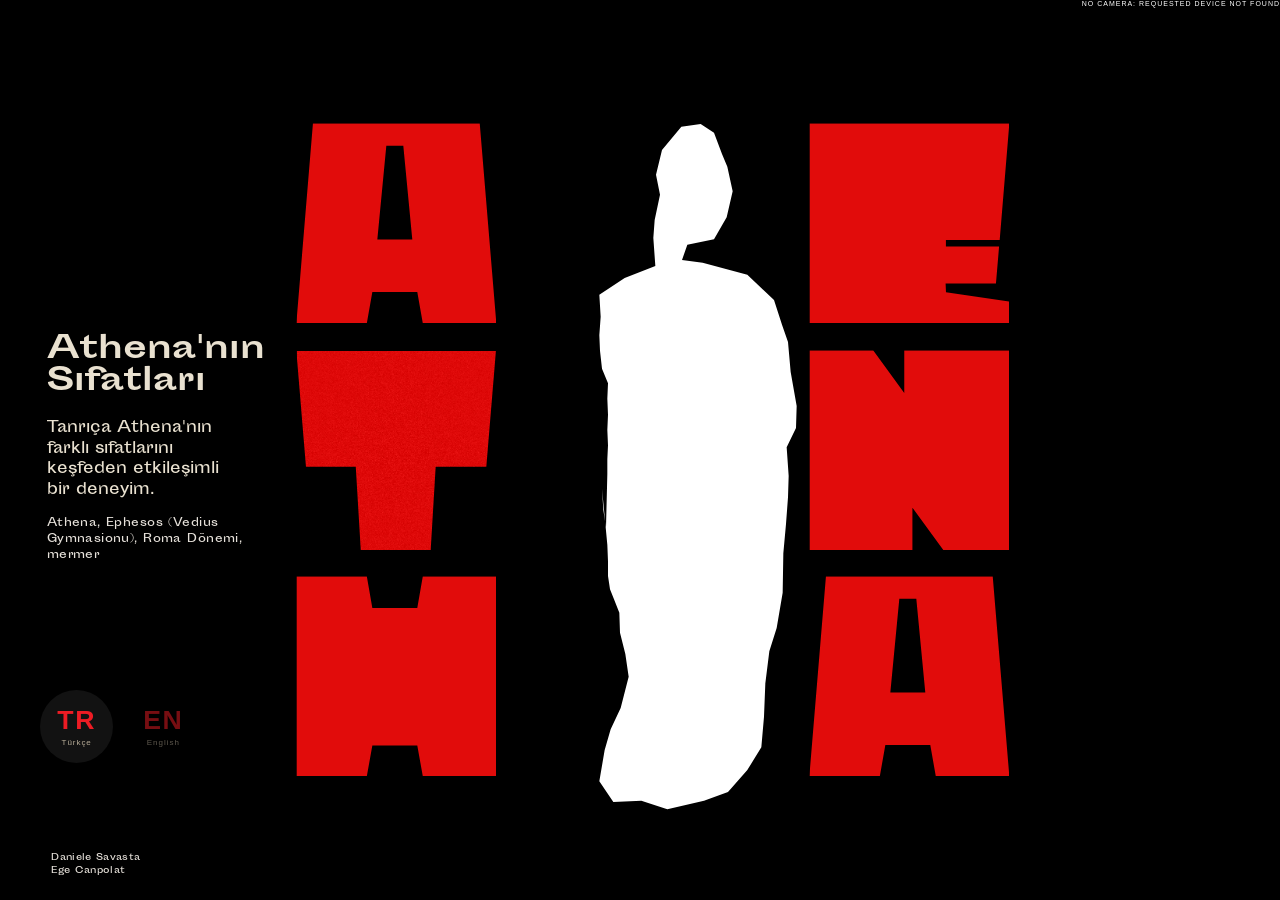
<file: index.htm>
<!DOCTYPE html>
<html lang="en">

<head>
  <meta charset="utf-8" />
  <meta http-equiv="x-ua-compatible" content="ie=edge" />
  <meta name="viewport" content="width=device-width, initial-scale=1" />

  <title>Epithets of Athena</title>
  <link rel="stylesheet" href="css/main.css" />
  <link rel="stylesheet" href="css/sections.css" />
  <link rel="stylesheet" href="css/coin.css" />
  <link rel="stylesheet" href="css/egg.css" />
  <link rel="stylesheet" href="css/war.css" />
  <link rel="stylesheet" href="css/craft.css" />
  <link rel="stylesheet" href="css/mind.css" />
  <link rel="stylesheet" href="css/gymn.css" />
  <link rel="stylesheet" href="css/venue.css" />
  <!-- three.js + cannon-es, vendored in lib/ so the installation runs offline -->
  <script type="importmap">
    {
      "imports": {
        "three": "./lib/three/build/three.module.min.js",
        "three/addons/": "./lib/three/examples/jsm/",
        "cannon-es": "./lib/cannon-es/cannon-es.js"
      }
    }
    </script>
  <link rel="icon" href="images/favicon.png" />

</head>

<body>
  <div class="container">
    <div class="letter letterA"></div>
    <div class="letter letterE"></div>
    <div class="letter letterT"></div>
    <div class="letter letterN"></div>
    <div class="letter letterH"></div>
    <div class="letter letterA"></div>
  </div>
  <!-- the text beside the letters; its words come from content/texts.js (menu.intro), in the visitor's language -->
  <div id="title">
    <h1>Epithets of Athena</h1>
    <h2>An interactive experience exploring the various epithets of the goddess Athena.</h2>
    <p>Athena, Ephesus, (Vedius Gymnasion), Roman Period, Marble</p>
  </div>

  <div id="updatenote" class="updatenote mt10"> loading model ..</div>

  <video class="videobox canvasbox" autoplay="autoplay" id="myvideo"></video>
<!--  <canvas id="canvas" class="border canvasbox"></canvas>-->
  <div id="coinStage"></div>
  <div id="eggStage"></div>
  <div id="warStage"></div>
  <div id="craftStage"></div>
  <div id="mindStage"></div>
  <div id="gymnStage"></div>
  <canvas id="drawing"></canvas>
  <!-- the credit, small, bottom right on every page (content/texts.js, menu.credit) -->
  <div id="credit"></div>

  <img id="athenaStatue" src="assets/athenaStatue.png" />
  <div id="selectRing"></div>
  <div id="coinPanel"></div>
  <!-- MediaPipe Hands Library -->
  <script src="lib/hands.js"></script>
  <script src="lib/camera_utils.js"></script>
  <script src="content/venue.js"></script>
  <script src="js/venue.js"></script>
  <script src="js/scripts.js"></script>
  <script type="module" src="js/sections.js"></script>
</body>

</html>
</file>
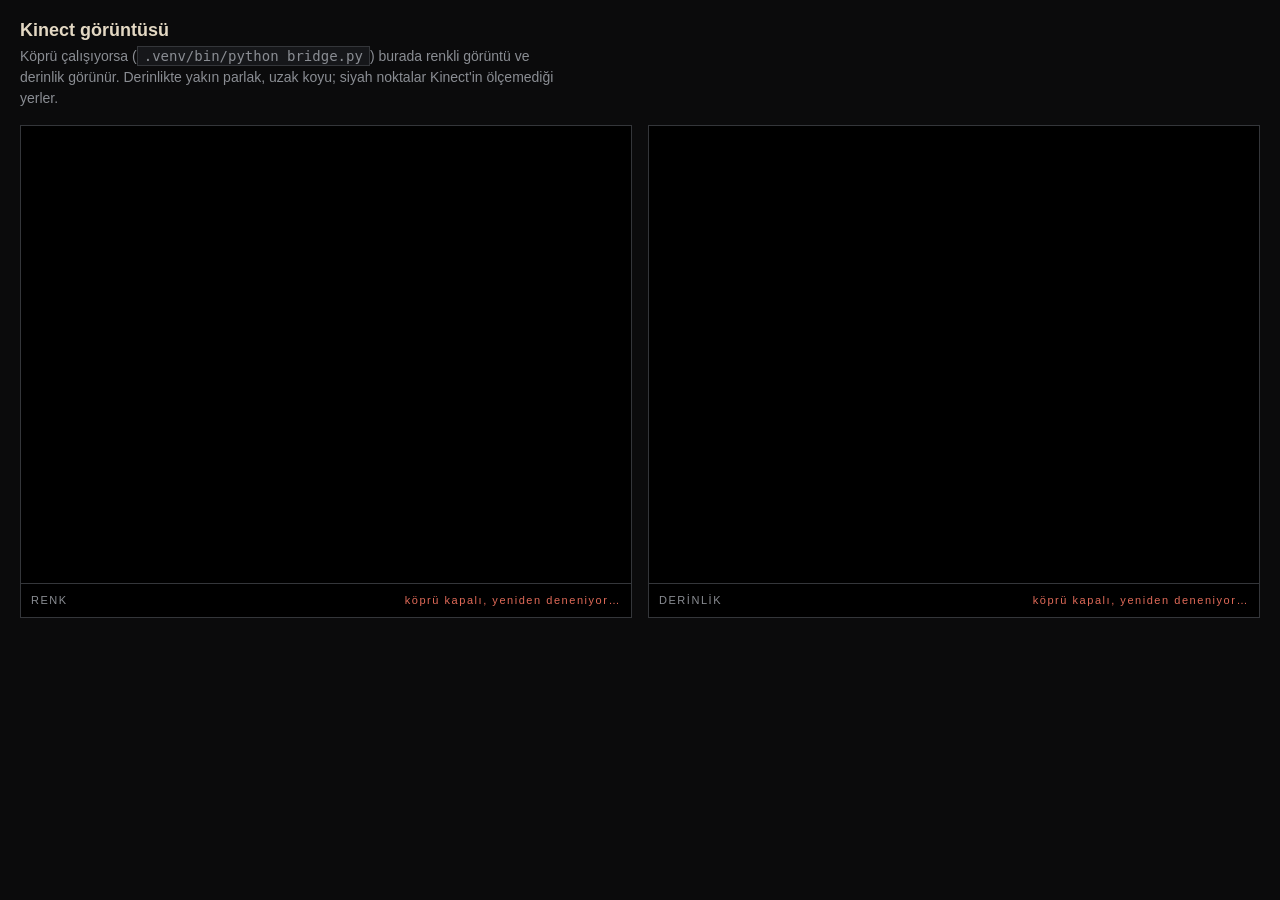
<file: tools/kinect/viewer.html>
<!DOCTYPE html>
<html lang="tr">
<head>
<meta charset="utf-8">
<meta name="viewport" content="width=device-width, initial-scale=1">
<title>Kinect görüntüsü</title>
<style>
  body{margin:0;background:#0b0b0c;color:#E3D8C3;font:14px/1.5 "Helvetica Neue",Arial,sans-serif}
  .wrap{max-width:1360px;margin:0 auto;padding:20px}
  h1{font:600 18px/1.2 "Arial Black",Arial,sans-serif;margin:0 0 4px}
  p{color:#8A8D93;margin:0 0 16px;max-width:70ch}
  .grid{display:grid;grid-template-columns:repeat(auto-fit,minmax(300px,1fr));gap:16px}
  figure{margin:0;border:1px solid #34363A;background:#000}
  canvas{display:block;width:100%;aspect-ratio:4/3}
  figcaption{display:flex;justify-content:space-between;padding:8px 10px;font-size:11px;letter-spacing:.14em;color:#8A8D93;border-top:1px solid #34363A}
  figcaption b{color:#E3D8C3;font-weight:600;font-variant-numeric:tabular-nums}
  .off{color:#E06A58}
  code{background:#16171a;border:1px solid #34363A;padding:1px 6px}
</style>
</head>
<body>
<div class="wrap">
  <h1>Kinect görüntüsü</h1>
  <p>Köprü çalışıyorsa (<code>.venv/bin/python bridge.py</code>) burada renkli görüntü ve derinlik görünür. Derinlikte yakın parlak, uzak koyu; siyah noktalar Kinect'in ölçemediği yerler.</p>
  <div class="grid">
    <figure><canvas id="rgb" width="640" height="480"></canvas><figcaption><span>RENK</span><span id="rgbInfo" class="off">bağlanıyor…</span></figcaption></figure>
    <figure><canvas id="depth" width="640" height="480"></canvas><figcaption><span>DERİNLİK</span><span id="depthInfo" class="off">bağlanıyor…</span></figcaption></figure>
  </div>
</div>
<script>
function stream(kind){
  const cv = document.getElementById(kind), ctx = cv.getContext("2d"), info = document.getElementById(kind + "Info");
  let n = 0, t0 = performance.now();
  function connect(){
    const ws = new WebSocket("ws://127.0.0.1:8770/" + kind);
    ws.binaryType = "blob";
    ws.onopen = () => { info.className = ""; info.textContent = "bağlandı"; };
    ws.onmessage = async (e) => {
      const bmp = await createImageBitmap(e.data);
      ctx.drawImage(bmp, 0, 0, cv.width, cv.height); bmp.close();
      n++;
      const now = performance.now();
      if (now - t0 > 1000){ info.innerHTML = "<b>" + Math.round(n * 1000 / (now - t0)) + "</b> kare/sn"; n = 0; t0 = now; }
    };
    ws.onclose = () => { info.className = "off"; info.textContent = "köprü kapalı, yeniden deneniyor…"; setTimeout(connect, 1500); };
  }
  connect();
}
stream("rgb"); stream("depth");
</script>
</body>
</html>
</file>
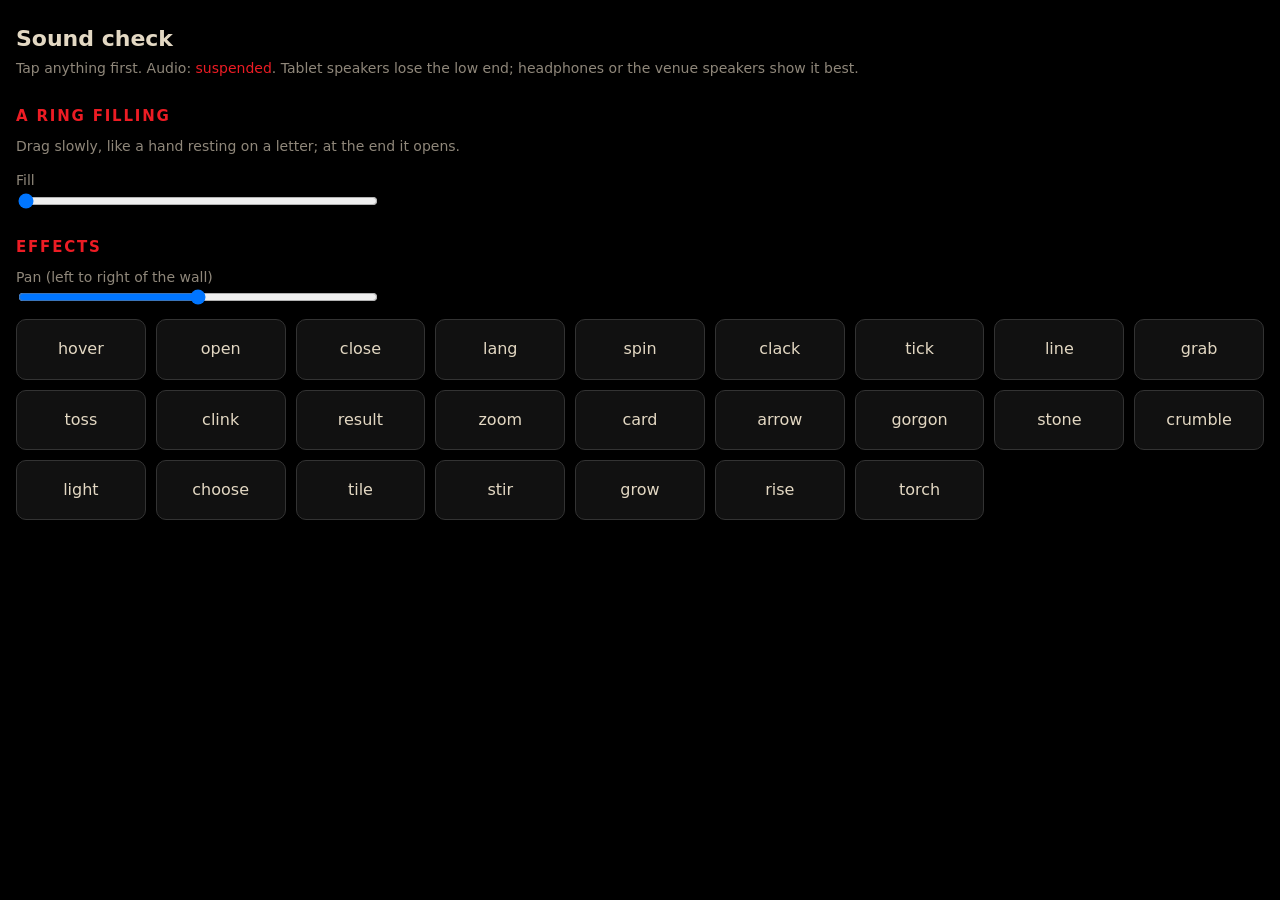
<file: tools/test/sound.html>
<!doctype html>
<!-- Sound check: the ring's voice and every effect (js/sound.js) as buttons, for testing on a
     phone, tablet or the venue's speakers. Open it from the repo root's server: tools/test/sound.html -->
<html lang="en">
<head>
  <meta charset="utf-8">
  <meta name="viewport" content="width=device-width, initial-scale=1">
  <title>Sound check</title>
  <style>
    body{ margin: 0; padding: 24px 16px 48px; background: #000; color: #E3D8C3; font: 16px/1.4 -apple-system, system-ui, sans-serif; }
    h1{ margin: 0 0 4px; font-size: 22px; }
    h2{ margin: 28px 0 10px; font-size: 15px; letter-spacing: .12em; text-transform: uppercase; color: #ED1C24; }
    p{ margin: 0 0 14px; color: #8F877A; font-size: 14px; }
    #state{ color: #ED1C24; }
    .grid{ display: grid; grid-template-columns: repeat(auto-fill, minmax(120px, 1fr)); gap: 10px; }
    button{ padding: 18px 8px; border: 1px solid #333; border-radius: 10px; background: #111; color: inherit; font: inherit; }
    button:active{ background: #ED1C24; color: #000; }
    button.on{ border-color: #ED1C24; color: #fff; }
    label{ display: block; margin: 0 0 14px; font-size: 14px; color: #8F877A; }
    input{ width: 100%; max-width: 360px; display: block; }
  </style>
</head>
<body>
  <h1>Sound check</h1>
  <p>Tap anything first. Audio: <span id="state">not started</span>. Tablet speakers lose the low end; headphones or the venue speakers show it best.</p>

  <h2>A ring filling</h2>
  <p>Drag slowly, like a hand resting on a letter; at the end it opens.</p>
  <label>Fill <input id="fill" type="range" min="0" max="1" step="0.01" value="0"></label>

  <h2>Effects</h2>
  <label>Pan (left to right of the wall) <input id="pan" type="range" min="0" max="1920" value="960"></label>
  <div class="grid" id="grid"></div>

  <script type="module">
    import { sfx, dwell } from "../../js/sound.js";
    const $ = (id) => document.getElementById(id);
    $("fill").addEventListener("input", (e) => {
      const p = +e.target.value;
      dwell("test", p);
      if (p >= 1){ dwell("test", 0); sfx("open"); e.target.value = 0; }
    });
    $("fill").addEventListener("change", (e) => { if (+e.target.value < 1){ e.target.value = 0; dwell("test", 0); } });
    for (const name of window.athSound.names){
      const b = document.createElement("button");
      b.textContent = name;
      b.addEventListener("click", () => sfx(name, { x: +$("pan").value, v: 1 }));
      $("grid").appendChild(b);
    }
    setInterval(() => {
      const ctx = window.athSound.context;
      $("state").textContent = !ctx ? "not started" : ctx.state + (window.athSound.muted ? ", muted" : "");
    }, 300);
  </script>
</body>
</html>
</file>
<file: css/main.css>
/* Everything is laid out for a 1920×1080 frame, centred and scaled to fit the window.
   1 frame pixel = var(--u). js/scripts.js uses the same frame to place the hands. */
:root {
    --u: min(calc(100vw / 1920), calc(100vh / 1080));
    --frame-left: calc(50vw - 960 * var(--u));
    --frame-top: calc(50vh - 540 * var(--u));

    /* type system shared by every section */
    --font-text: "Sporting Grotesque", "Arial Narrow", Arial, sans-serif;   /* Source Serif 4 is vendored if we go back to it */
    --font-label: "Roboto Condensed", "Arial Narrow", Arial, sans-serif;
    --ink: #E9E1D0;
    --muted: #e6e1da;
    --amber: #ED1C24;   /* old name kept to limit churn; every "amber" accent is a red */
    --line: #34363A;    /* borders of dev panels and cards */
    --panel-bg: rgba(11,11,12,.94);
    --size-sentence: calc(40 * var(--u));
    --size-body: calc(23 * var(--u));
    --size-hint: calc(30 * var(--u));
    --size-label: calc(17 * var(--u));

    --margin-x: calc(70 * var(--u));   /* left/right edge of tally and hint */
    --fade: .6s;
}

body {
    margin: 0;
    padding: 0;
    overflow: hidden;
    background-color: #000;
    color: #fff;
    font-family: var(--font-text);
}
/* Sporting Grotesque, in the copy with the Turkish letters it lacks (ğ Ğ ş Ş İ, and ē for mētis) added:
   AthenaGrotesque-*.otf, made from SportingGrotesque-*.otf by tools/fonts/turkish.py (SIL OFL). */
@font-face{ font-family:"Sporting Grotesque"; font-weight:400; font-style:normal; font-display:block; src:url("../assets/fonts/AthenaGrotesque-Regular.otf") format("opentype"); }
@font-face{ font-family:"Sporting Grotesque"; font-weight:700; font-style:normal; font-display:block; src:url("../assets/fonts/AthenaGrotesque-Bold.otf") format("opentype"); }

.t-label{ font-family: var(--font-label); font-size: var(--size-label); letter-spacing: .2em; color: var(--muted); }
.t-rule{ width: calc(36 * var(--u)); height: 1px; background: rgba(233,225,208,.45); margin: calc(18 * var(--u)) 0; }
.t-sentence{ font-family: var(--font-text); font-size: var(--size-sentence); line-height: 1.28; color: var(--ink); }
.t-body{ font-family: var(--font-text); font-size: var(--size-body); line-height: 1.45; color: var(--ink); }
.t-hint, .coin-hint, .egg-hint{ font-family: var(--font-text); font-size: var(--size-hint); line-height: 1.4; color: var(--ink); }
.t-title{ font-family: var(--font-label); font-weight: 700; font-size: calc(46 * var(--u)); letter-spacing: .02em; line-height: 1; }
.t-greek{ font-family: var(--font-text); font-size: var(--size-hint); color: var(--muted); }

/* names, numerals and titles: flat red, no carved/marble effect */
.stone-text{ font-family: var(--font-label); font-weight: 700; color: var(--amber); text-align: center; }

/* the 1920×1080 frame: the statue photo, the venue mask, every section stage and the craft light */
#athenaStatue, #venueMask, #coinStage, #eggStage, #warStage, #craftStage, #craftLight{
    left: var(--frame-left);
    top: var(--frame-top);
    width: calc(1920 * var(--u));
    height: calc(1080 * var(--u));
}

/* section stages sit under the hand icons (#drawing) and the statue, and fade in with body.section-<id> */
#coinStage, #eggStage, #warStage, #craftStage{
    position: absolute;
    z-index: 0;
    opacity: 0;
    visibility: hidden;
    transition: opacity var(--fade) ease, visibility 0s linear var(--fade);
}
body.section-owl #coinStage,
body.section-egg #eggStage,
body.section-war #warStage,
body.section-craft #craftStage{
    opacity: 1;
    visibility: visible;
    transition: opacity var(--fade) ease;
}

/* the element inside a stage fills it */
.coin-stage, .egg-stage, .war-stage, .craft-stage{ position: relative; overflow: hidden; }
.egg-stage, .war-stage, .craft-stage{ width: 100%; height: 100%; }
.egg-stage{ color: var(--ink); }

/* hint, top right */
.coin-hint, .egg-hint, .war-hint, .craft-hint{
    position: absolute;
    right: var(--margin-x);
    top: calc(62 * var(--u));
    z-index: 5;
    pointer-events: none;
}
.coin-hint, .egg-hint, .craft-hint{ max-width: calc(480 * var(--u)); text-align: right; white-space: pre-line; }

/* tally, top left */
.coin-tally, .war-tally{ position: absolute; left: var(--margin-x); top: calc(58 * var(--u)); pointer-events: none; z-index: 5; }

body {
    margin: 0;
    padding: 0;
    overflow: hidden;
    background-color: #000;
    color: #fff;
}
#myvideo {
    position: absolute;
    left: 0px;
    top: 0px;
    width:100vw;
    height: 100vh;
    object-fit: cover;
    display: none;
}
/* Base canvas style – keep positioning but allow z-index to be overridden */
canvas {
    position: absolute;
    left: 0px;
    top: 0px;
    width:100vw;
    height: 100vh;
    object-fit: contain;
}
#athenaStatue{
    position: absolute;
    object-fit: cover;          /* the 1920×1920 image, cropped to the frame from the top */
    object-position: top;
    z-index: 40000;
    display: none;
}

/* Video prediction canvas – behind drawings */
#canvas {
    z-index: 0;
}

/* the text beside the letters, in the space left of them, on the 1920×1080 frame like everything else */
#title {
    position: absolute;
    left: calc(var(--frame-left) + 70 * var(--u));
    top: calc(var(--frame-top) + 540 * var(--u));
    transform: translateY(-50%);
    width: calc(300 * var(--u));
    text-align: left;
    z-index: 3;
    pointer-events: none;
    transition: opacity var(--fade) ease;
}
#title h1{ margin: 0; font-family: var(--font-text); font-weight: 700; font-size: calc(46 * var(--u)); line-height: 1.05; color: var(--ink); }
#title h2{ margin: calc(28 * var(--u)) 0 0; font-family: var(--font-text); font-weight: 400; font-size: calc(22 * var(--u)); line-height: 1.4; color: var(--ink); }
#title p{ margin: calc(24 * var(--u)) 0 0; font-family: var(--font-text); font-size: calc(16 * var(--u)); line-height: 1.5; letter-spacing: .04em; color: var(--muted); }
body.in-section #title{ opacity: 0; }
/* Drawing canvas – above the predictions */
#drawing {
    position: absolute;
    left: 0;
    top: 0;
    width: 100vw;
    height: 100vh;
    z-index: 1;
    object-fit: fill;   /* drawn at screen resolution (js/scripts.js), must not be rescaled */
}

#updatenote {
    position: absolute;
    left: 0px;
    top: 0px;
    width:100vw;
    height: 10px;
    object-fit: cover;
    font-family: Verdana, sans-serif;
    font-size: 7px;
    text-transform: uppercase;
    z-index: 2;
    letter-spacing: 1px;
    text-align: right;
}

.letter {
    width: calc(300 * var(--u));
    height: calc(300 * var(--u));
    background-size: cover;
    z-index: 3;
    position: absolute;
    inset: 0;
    display: block;
    transform: translateY(0);
    transition: transform 800ms cubic-bezier(.2,.75,.25,1);
}

.letter-slot {
    position: relative;
    width: calc(300 * var(--u));
    height: calc(300 * var(--u));
    overflow: hidden;
}

.letter-incoming {
    transform: translateY(-100%);
}

.letter-exiting {
    transform: translateY(100%);
}

.letter-entering {
    transform: translateY(0);
}

.letterA {background-image: url('../assets/letters/A.svg');}
.letterT {background-image: url('../assets/letters/T.svg');}
.letterH {background-image: url('../assets/letters/H.svg');}
.letterE {background-image: url('../assets/letters/E.svg');}
.letterN {background-image: url('../assets/letters/N.svg');}

.container{
    position: absolute;
    left: 51%;
    top: 50%;
    transform: translate(-50%, -50%);
    display:grid;
    grid-template-columns: repeat(2, 1fr);
    column-gap: calc(470 * var(--u));   /* the statue stands between the two columns */
    row-gap: calc(40 * var(--u));
}

/* the credit: small, bottom right of the frame, on the menu and in every section (above the transition's black) */
#credit{
    position: absolute;
    left: 4%;
    bottom: 2.5%;
    /*transform: translate(0%, -100%);*/
    font-family: var(--font-text); font-size: calc(13 * var(--u)); letter-spacing: .04em; line-height: 1.5em;
    color: var(--muted); white-space: pre-line; pointer-events: none; z-index: 2;
}
</file>
<file: css/sections.css>
/* Menu overlays and buttons (see js/sections.js). Shared type, tokens and stage rules are in main.css. */

.container{ transition: opacity var(--fade) ease; }
body.in-section .container{ opacity: 0; pointer-events: none; }

/* the craft light on the statue sits above the venue mask */
#craftLight{ pointer-events: none; opacity: 0; z-index: 45100; transition: opacity var(--fade) ease; }
body.section-craft #craftLight{ opacity: 1; }

/* language buttons, bottom left of the menu */
#langSwitch{
    position: absolute;
    left: calc(var(--frame-left) + 60 * var(--u));
    top: calc(var(--frame-top) + 1080 * var(--u) - 70 * var(--u) - 110 * var(--u));
    display: flex;
    gap: calc(20 * var(--u));
    z-index: 0;
    transition: opacity .6s ease, visibility 0s linear 0s;
}
body.in-section #langSwitch{ opacity: 0; visibility: hidden; transition: opacity .6s ease, visibility 0s linear .6s; }
#langSwitch .lang{
    position: relative;
    width: calc(110 * var(--u));
    height: calc(110 * var(--u));
    border-radius: 50%;
    display: flex;
    flex-direction: column;
    align-items: center;
    justify-content: center;
    cursor: pointer;
    opacity: .5;
    transition: opacity .3s, background .3s, transform .2s;
}
#langSwitch .lang b{ font-size: calc(40 * var(--u)); font-weight: 600; letter-spacing: .06em; line-height: 1; }
#langSwitch .lang span{ font-family: Verdana, sans-serif; font-size: calc(12 * var(--u)); letter-spacing: .12em; color: #B9AE99; margin-top: calc(6 * var(--u)); }
#langSwitch .lang.on{ opacity: 1; background: rgba(255,255,255,.07); }
#langSwitch .lang.hover{ opacity: .9; transform: scale(1.06); }
#langSwitch .lang-ring{
    position: absolute;
    inset: 0;
    border-radius: 50%;
    background: none;
    /*background: conic-gradient(#F0B429 calc(var(--p, 0) * 1turn), rgba(255,255,255,.3) 0);
    -webkit-mask: radial-gradient(circle, transparent calc(53 * var(--u)), #000 calc(54 * var(--u)));
    mask: radial-gradient(circle, transparent calc(53 * var(--u)), #000 calc(54 * var(--u)));*/
}
/*#langSwitch .lang.on .lang-ring{ background: rgba(227,216,195,.75); }
*/
/* coming back from a topic: each letter is a reel of the alphabet that spins and stops (js/sections.js spinToAthena);
   the container shows at once (the reels start empty), the text and language buttons wait until they stop */
body.returning .container{ transition: none; }
body.returning #title, body.returning #langSwitch{ opacity: 0; transition: none; }
.reel{ position: absolute; left: 0; top: 0; width: 100%; z-index: 3; will-change: transform; }
.reel-cell{ width: calc(300 * var(--u)); height: calc(300 * var(--u)); background-size: cover; }

/* a letter rolling back from its icon moves up (the icon came in moving down) */
.letter-slot.roll-up .letter-incoming{ transform: translateY(100%); }
.letter-slot.roll-up .letter-exiting{ transform: translateY(-100%); }

/* back to the menu: bottom left of the frame, only inside a section */
#backBtn{
    position: absolute;
    left: 1%;
    top: 20%; /* calc(var(--frame-top) + 1080 * var(--u) - 70 * var(--u) - 170 * var(--u));*/
    width: calc(140 * var(--u));
    height: calc(140 * var(--u));
    border-radius: 50%;
    z-index: 0;
    color: #fff;
    display: flex;
    flex-direction: column;
    align-items: center;
    justify-content: center;
    gap: calc(6 * var(--u));
    font-size: calc(17 * var(--u));
    font-weight: 600;
    letter-spacing: .12em;
    background: rgba(255,255,255,.06);
    cursor: pointer;
    opacity: 0;
    visibility: hidden;
    transition: opacity .6s ease, visibility 0s linear .6s, background .2s, transform .2s;
}
#backBtn svg{ width: calc(56 * var(--u)); height: calc(56 * var(--u)); }
body.in-section #backBtn{ opacity: .85; visibility: visible; transition: opacity .6s ease, background .2s, transform .2s; }
body.in-section #backBtn.hover{ opacity: 1; background: rgba(255,255,255,.14); transform: scale(1.06); }
#backBtn .back-ring{
    position: absolute;
    inset: 0;
    border-radius: 50%;
    background: conic-gradient(var(--amber) calc(var(--p, 0) * 1turn), rgba(255,255,255,.35) 0);
    -webkit-mask: radial-gradient(circle, transparent calc(80 * var(--u)), #000 calc(81 * var(--u)));
    mask: radial-gradient(circle, transparent calc(80 * var(--u)), #000 calc(81 * var(--u)));
}
/* nobody around: the ring counts down to the automatic return, in white */
#backBtn.counting .back-ring{
    background: conic-gradient(#fff calc(var(--p, 0) * 1turn), rgba(255,255,255,.35) 0);
}

/* progress ring while a hand rests on an icon */
#selectRing{
    position: absolute;
    width: calc(340 * var(--u));
    height: calc(340 * var(--u));
    margin: calc(-170 * var(--u)) 0 0 calc(-170 * var(--u));
    border-radius: 50%;
    pointer-events: none;
    z-index: 5;
    opacity: 0;
    transition: opacity .2s;
    background: conic-gradient(var(--ink) calc(var(--p, 0) * 1turn), rgba(255,255,255,.12) 0);
    -webkit-mask: radial-gradient(circle, transparent calc(158 * var(--u)), #000 calc(159 * var(--u)));
    mask: radial-gradient(circle, transparent calc(158 * var(--u)), #000 calc(159 * var(--u)));
}

/* developer controls, toggled with D */
#coinPanel{
    position: absolute;
    left: 16px;
    right: 16px;
    bottom: 16px;
    z-index: 50000;
    background: var(--panel-bg);
    border: 1px solid var(--line);
    padding: 16px;
    display: none;
    max-height: 60vh;
    overflow: auto;
}
body.show-panel #coinPanel{ display: grid; }

/* going in and out of a topic (js/sections.js): black outside a circle that grows from the chosen letter, with
   a thin red ring on its edge; the letters drop away, the chosen one swells and fades */
#veil{
    position: fixed; inset: 0; z-index: 0; pointer-events: none; display: none;
    background: #000;
    -webkit-mask: radial-gradient(circle at var(--vx, 50%) var(--vy, 50%), transparent calc(var(--vr, 0px) - 1px), #000 calc(var(--vr, 0px) + 60px));
    mask: radial-gradient(circle at var(--vx, 50%) var(--vy, 50%), transparent calc(var(--vr, 0px) - 1px), #000 calc(var(--vr, 0px) + 60px));
}
#veil.on{ display: block; }
#veilRing{ position: fixed; inset: 0; z-index: 0; pointer-events: none; display: none; overflow: hidden; }
#veilRing.on{ display: block; }
#veilRing::after{
    content: ""; position: absolute; left: var(--vx); top: var(--vy);
    width: calc(var(--vr, 0px) * 2); height: calc(var(--vr, 0px) * 2); transform: translate(-50%, -50%);
    border-radius: 50%; border: calc(2 * var(--u)) solid var(--amber); opacity: var(--ring, 0);
}
body.opening .letter-slot{ transition: opacity .45s ease, transform .6s cubic-bezier(.3,.7,.3,1); }
body.opening .letter-slot:not(.chosen){ opacity: 0; transform: translateY(calc(30 * var(--u))); }
body.opening .letter-slot.chosen{ transform: scale(1.18); }
body.opening #langSwitch, body.opening #title{ opacity: 0; transition: opacity .3s ease; }

/* the topic's name, for a moment where its letter was */
#topicCard{
    position: absolute; z-index: 4; pointer-events: none; transform: translate(-50%, -50%);
    text-align: center; opacity: 0; transition: opacity .3s ease, letter-spacing 1.2s cubic-bezier(.2,.7,.2,1);
    letter-spacing: 0; white-space: nowrap;
}
#topicCard .t-title{ font-size: calc(64 * var(--u)); letter-spacing: inherit; }
#topicCard .t-greek{ margin-top: calc(10 * var(--u)); }
#topicCard.on{ opacity: 1; letter-spacing: .08em; transition: opacity .45s ease, letter-spacing 1.2s cubic-bezier(.2,.7,.2,1); }
</file>
<file: css/coin.css>
/* Tetradrachm section — layers inside the coin stage */
.coin-stage{
  --coin-stone:#E3D8C3; --coin-accent:var(--amber); --coin-accent2:#8B1E1E; --coin-muted:#6C7078;
  --coin-body:var(--font-text);
  --coin-carved:var(--font-label);
  touch-action:none; cursor:grab;
  font-family:var(--coin-body); color:var(--coin-stone);
}
.coin-stage.holding{cursor:grabbing}
.coin-stage.inspect{cursor:default}
.coin-stage.inspect.overcoin{cursor:grab}
.coin-stage.vignette::after{content:"";position:absolute;inset:0;pointer-events:none;z-index:2;
  background:radial-gradient(120% 90% at 50% 50%, rgba(0,0,0,0) 55%, rgba(0,0,0,.5) 100%)}
.coin-gl{position:absolute;inset:0;width:100%;height:100%;display:block;z-index:1}
.coin-labels{position:absolute;inset:0;pointer-events:none;z-index:4}
.coin-blockviz{position:absolute;top:0;bottom:0;display:none;z-index:3;pointer-events:none;
  background:repeating-linear-gradient(45deg,rgba(237,28,36,.18) 0 10px,rgba(237,28,36,.05) 10px 20px);
  border-left:1px dashed rgba(237,28,36,.6);border-right:1px dashed rgba(237,28,36,.6)}

/* Sizes follow the stage: --cu is one pixel of a 1920-wide stage (set by coin.js). */

/* Tally, top left: the words and Roman numerals look cut from the statue's marble.
   --coin-stone-tex is the marble texture (set by coin.js from opts.stoneTexture). */
.coin-tally{display:grid;grid-template-columns:auto auto;column-gap:calc(34 * var(--cu,1px));row-gap:calc(6 * var(--cu,1px));align-items:baseline}
.coin-count{display:contents}
.coin-count .name,.coin-count .num{font-family:var(--coin-carved);font-weight:700;line-height:1.1;color:var(--coin-accent)}
.coin-count .name{font-size:calc(30 * var(--cu,1px));font-weight:700;letter-spacing:.1em}
.coin-count .num{font-size:calc(52 * var(--cu,1px));font-weight:400;letter-spacing:.02em}
.coin-count.hit .num,.coin-count.hit .name{animation:coin-hit 1.8s ease-out}
@keyframes coin-hit{
  0%{color:#fff;text-shadow:0 0 calc(18 * var(--cu,1px)) rgba(237,28,36,.85)}
  100%{color:var(--coin-accent);text-shadow:none}
}

/* hint: shared in main.css */
.coin-hint{transition:opacity .4s}
.coin-loading{position:absolute;right:calc(70 * var(--cu,1px));bottom:calc(60 * var(--cu,1px));font-size:calc(18 * var(--cu,1px));
  letter-spacing:.12em;color:var(--coin-muted);pointer-events:none;z-index:5}

/* 3D-anchored info cards (positioned from JS, relative to their ring) */
.coin-hs{width:0;height:0;position:relative}
.coin-hs .card{position:absolute;left:0;top:0;width:calc(430 * var(--cu,1px));
  background:var(--panel-bg);border:1px solid var(--line);border-left:calc(3 * var(--cu,1px)) solid var(--coin-accent);
  padding:calc(16 * var(--cu,1px)) calc(20 * var(--cu,1px));opacity:0;transition:opacity .35s ease}
.coin-hs.owl .card{border-left-color:var(--coin-accent2)}
.coin-hs.open .card{opacity:1}
.coin-hs .lead{position:absolute;left:0;top:0;height:1px;width:0;background:var(--coin-accent);opacity:0;
  transform-origin:0 50%;transition:opacity .35s ease}
.coin-hs.owl .lead{background:var(--coin-accent2)}
.coin-hs.open .lead{opacity:.3}
.coin-hs .k{font-family:var(--coin-body);font-weight:700;font-size:calc(24 * var(--cu,1px));color:var(--coin-accent);margin-bottom:.2em; line-height:1.05}
}
.coin-hs.owl .k{color:var(--coin-accent2)}
.coin-hs .t{font-family:var(--coin-carved);font-size:calc(32 * var(--cu,1px));line-height:1.42;color:var(--coin-stone)}

/* controls panel */
.coin-panel{display:grid;gap:16px;grid-template-columns:repeat(auto-fit,minmax(200px,1fr));
  font-family:var(--font-text);color:#E3D8C3;font-size:26px}
.coin-panel fieldset{border:0;margin:0;padding:0;display:grid;gap:8px;min-width:0;align-content:start}
.coin-panel legend{font-size:26px;letter-spacing:.2em;color:#6C7078;padding:0;margin-bottom:2px}
.coin-btn{background:none;border:1px solid #34363A;color:#E3D8C3;font-family:inherit;font-size:26px;padding:8px 13px;cursor:pointer;text-align:left}
.coin-btn:hover{border-color:#E3D8C3}
.coin-btn.primary{background:#ED1C24;border-color:#ED1C24;color:#fff;font-weight:600}
.coin-btn:focus-visible,.coin-seg button:focus-visible{outline:2px solid #ED1C24;outline-offset:2px}
.coin-seg{display:flex;border:1px solid #34363A}
.coin-seg button{background:none;border:0;border-right:1px solid #34363A;color:#8A8D93;font-family:inherit;font-size:12px;padding:8px 11px;cursor:pointer;flex:1}
.coin-seg button:last-child{border-right:0}
.coin-seg button[aria-pressed="true"]{background:#E3D8C3;color:#0B0B0C;font-weight:600}
.coin-slider{display:grid;grid-template-columns:1fr auto;align-items:center;gap:4px 10px}
.coin-slider .lab{font-size:26px;color:#8A8D93;grid-column:1/-1}
.coin-slider output{font-variant-numeric:tabular-nums;font-size:26px}
.coin-panel input[type=range]{width:100%;accent-color:#ED1C24;margin:0}
.coin-check{display:flex;align-items:center;gap:8px;font-size:26px;color:#8A8D93;cursor:pointer}
.coin-panel input[type=checkbox]{accent-color:#ED1C24;width:15px;height:15px}
</file>
<file: css/egg.css>
/* Egg section (Birth): the works floating in the dark beside the statue (js/egg.js). Each .egg-work is laid out
   once at the size it has when brought forward (--bw × --bh frame px, its texts under it) and then only moved
   (--x, --y) and scaled (--s); --shade darkens the far ones. Type comes from main.css. */
.egg-space{ position: absolute; inset: 0; }
.egg-work{
    position: absolute; left: 0; top: 0;
    width: calc(var(--bw) * var(--u));
    transform-origin: 0 0;
    transform: translate(calc(var(--x, 0) * var(--u)), calc(var(--y, 0) * var(--u))) scale(var(--s, .3));
    will-change: transform;
    opacity: 0; transition: opacity 1.2s ease;
}
.egg-stage.shown .egg-work{ opacity: 1; }
.egg-pic{ position: relative; width: 100%; height: calc(var(--bh) * var(--u)); box-shadow: 0 0 calc(40 * var(--u)) rgba(0,0,0,.9); }
.egg-pic img{ position: absolute; inset: 0; width: 100%; height: 100%; object-fit: cover; display: block; }
.egg-shade{ position: absolute; inset: 0; background: #000; opacity: var(--shade, 0); }
/* a hand on it: a white edge, and a red line filling along its foot while the hand settles */
.egg-pic::after{ content: ""; position: absolute; inset: 0; outline: 1px solid rgba(255,255,255,0); transition: outline-color .3s ease; }
.egg-work.near .egg-pic::after{ outline-color: rgba(255,255,255,.85); outline-width: calc(2 / var(--s, 1) * 1px); }
.egg-settle{ position: absolute; left: 0; bottom: 0; width: calc(var(--settle, 0) * 100%); height: calc(4 / var(--s, 1) * 1px); background: var(--amber); opacity: 0; }
.egg-work.near .egg-settle{ opacity: 1; }
.egg-noimg .egg-pic{ background: rgba(255,255,255,.05); }

/* its name, place and story, under it once it has come forward; left aligned on the side's edge */
.egg-text{
    position: absolute; top: calc(var(--bh) * var(--u) + 6 * var(--u)); left: calc(-1 * var(--tx) * var(--u));
    width: calc(var(--zw) * var(--u));
    padding: calc(18 * var(--u)) 0 calc(10 * var(--u));
    background: linear-gradient(180deg, rgba(0,0,0,.92), #000 30%);   /* the works behind never show through the text */
    opacity: 0; transform: translateY(calc(10 * var(--u))); transition: opacity .3s ease, transform .3s ease;
    pointer-events: none;
}
.egg-work.forward .egg-text{ opacity: 1; transform: none; transition: opacity .6s ease .15s, transform .7s ease .15s; }
.egg-title{ text-align: left; font-size: calc(34 * var(--u)); line-height: 1.1; }
.egg-meta{ margin-top: calc(10 * var(--u)); letter-spacing: .05em; line-height: 1.5; }
.egg-text .t-rule{ margin: calc(14 * var(--u)) 0; }
.egg-desc{ display: -webkit-box; -webkit-box-orient: vertical; -webkit-line-clamp: 6; line-clamp: 6; overflow: hidden; }

/* the hint stays above the floating works */
.egg-stage .egg-hint{ z-index: 3000; text-shadow: 0 0 calc(14 * var(--u)) #000, 0 0 calc(28 * var(--u)) #000; }
</file>
<file: css/war.css>
/* War section: arrows on one canvas (js/war/war.js), texts on top. Stage, hint, tally and type are shared in main.css. */
.war-canvas{ position: absolute; inset: 0; width: 100%; height: 100%; }

/* arrows turned to stone, top left: the same type as the Owl's tally (css/coin.css), word and numeral on one line */
.war-tally{ display: flex; align-items: baseline; gap: calc(34 * var(--u)); }
.war-tally .name, .war-tally .num{ font-family: var(--font-label); line-height: 1.1; color: var(--amber); }
.war-tally .name{ font-size: calc(30 * var(--u)); font-weight: 700; letter-spacing: .1em; }
.war-tally .num{ font-size: calc(52 * var(--u)); font-weight: 400; letter-spacing: .02em; }
.war-tally.hit .name, .war-tally.hit .num{ animation: war-hit 1.8s ease-out; }
@keyframes war-hit{
    0%{ color: #fff; text-shadow: 0 0 calc(18 * var(--u)) rgba(237,28,36,.85); }
    100%{ color: var(--amber); text-shadow: none; }
}

/* top right: a short line and a small picture of the gesture (a hand settling, then the gorgoneion) */
.war-hint{
    display: flex; align-items: center; gap: calc(20 * var(--u));
}
.war-hint .text{ text-align: right; white-space: pre-line; }
@property --demo{ syntax: "<number>"; inherits: false; initial-value: 0; }
.war-demo{ position: relative; width: calc(72 * var(--u)); height: calc(72 * var(--u)); }
.war-demo-ring{
    position: absolute; inset: 0; border-radius: 50%;
    background: conic-gradient(var(--amber) calc(var(--demo) * 1turn), rgba(255,255,255,.3) 0);
    -webkit-mask: radial-gradient(circle, transparent calc(34 * var(--u)), #000 calc(35 * var(--u)));
    mask: radial-gradient(circle, transparent calc(34 * var(--u)), #000 calc(35 * var(--u)));
    animation: war-demo-fill 3.6s linear infinite;
}
.war-demo img{ position: absolute; inset: calc(10 * var(--u)); width: calc(52 * var(--u)); height: calc(52 * var(--u)); }
.war-demo-hand{ animation: war-demo-hand 3.6s linear infinite; }
.war-demo-g{ opacity: 0; animation: war-demo-g 3.6s linear infinite; }
@keyframes war-demo-fill{ 0%{ --demo: 0; opacity: 1; } 55%{ --demo: 1; opacity: 1; } 65%, 100%{ --demo: 1; opacity: 0; } }
@keyframes war-demo-hand{ 0%, 55%{ opacity: .8; } 65%, 92%{ opacity: 0; } 100%{ opacity: .8; } }
@keyframes war-demo-g{ 0%, 55%{ opacity: 0; } 65%, 92%{ opacity: 1; } 100%{ opacity: 0; } }

/* one War sentence at a time, right of the statue, left aligned */
.war-line{
    position: absolute; left: calc(1320 * var(--u)); top: calc(420 * var(--u)); width: calc(520 * var(--u));
    pointer-events: none; opacity: 0; transform: translateY(calc(10 * var(--u)));
    transition: opacity .6s ease, transform .6s ease;
}
.war-line.in{ opacity: 1; transform: none; transition-duration: 1.1s; }
</file>
<file: css/craft.css>
/* Craft section: the panel beside the statue (js/craft/craft.js). The light on the statue is two canvases
   on the body (#craftDim, #craftLight), see css/sections.css. Stage, hint and type are shared in main.css. */

/* the chosen part: counter, name, Greek word, a few lines, a photo; left or right of the statue,
   whichever the part is nearer to, and above the back button */
.craft-panel{
    position: absolute; left: calc(290 * var(--u)); top: calc(150 * var(--u)); width: calc(440 * var(--u));   /* right of the back button */
    opacity: 0; transform: translateY(calc(10 * var(--u)));
    transition: opacity .4s ease, transform .4s ease; pointer-events: none;
}
.craft-panel.right{ left: calc(1350 * var(--u)); }
.craft-panel.in{ opacity: 1; transform: none; transition-duration: .9s; }
.craft-panel .title{ text-align: left; }   /* .stone-text centres, for the buttons */
.craft-panel .greek{ margin-top: calc(10 * var(--u)); }
.craft-panel .text{ margin-top: calc(22 * var(--u)); }
.craft-photo{ margin-top: calc(26 * var(--u)); width: calc(440 * var(--u)); height: calc(440 * var(--u)); overflow: hidden; }
.craft-photo.none{ display: none; }


.craft-photo {
    --col1: 1fr;
    --col2: 1fr;
    --row1: 1fr;
    --row2: 1fr;

    display: grid;
    grid-template-columns: var(--col1) var(--col2);
    grid-template-rows: var(--row1) var(--row2);
    gap: 10px;
    transition: grid-template-columns 0.4s ease, grid-template-rows 0.4s ease;
}
.craft-photo img {
    width: 100%;
    height: 100%;
    min-width: 0;
    min-height: 0;
    object-fit: cover;
    display: block;
}
.craft-photo img:first-child {
    grid-column: 1 / -1;
}

/* Hovered image grows; the others shrink but keep a visible share */
.craft-photo.hover-1 { --row1: 2.5fr; --row2: 1fr; }
.craft-photo.hover-2 { --col1: 2.5fr; --col2: 1fr; --row1: 1fr; --row2: 2.5fr; }
.craft-photo.hover-3 { --col1: 1fr; --col2: 2.5fr; --row1: 1fr; --row2: 2.5fr; }
</file>
<file: css/mind.css>
/* Mind section: the olive on one canvas (js/mind.js), the sentences on top. Type is shared in main.css.
   The stage rules main.css has for the other sections are repeated here for #mindStage. */
#mindStage{
    position: absolute;
    left: var(--frame-left);
    top: var(--frame-top);
    width: calc(1920 * var(--u));
    height: calc(1080 * var(--u));
    z-index: 0;
    opacity: 0;
    visibility: hidden;
    transition: opacity var(--fade) ease, visibility 0s linear var(--fade);
}
body.section-mind #mindStage{
    opacity: 1;
    visibility: visible;
    transition: opacity var(--fade) ease;
}
.mind-stage{ position: relative; overflow: hidden; width: 100%; height: 100%; }
.mind-canvas{ position: absolute; inset: 0; width: 100%; height: 100%; }

/* the plant's name under it, like the caption of a plate */
.mind-species{
    position: absolute; left: calc((var(--olive-x, 350) - 200) * var(--u)); width: calc(400 * var(--u));
    top: calc(958 * var(--u)); text-align: center; font-style: italic; letter-spacing: .08em;
    pointer-events: none; transition: opacity .3s linear;
}

/* one sentence at a time, right of the statue, left aligned */
.mind-line{
    position: absolute; left: calc(var(--line-x, 1320) * var(--u)); top: calc(420 * var(--u));
    width: calc(min(var(--line-w, 520), 560) * var(--u));
    pointer-events: none; opacity: 0; transform: translateY(calc(10 * var(--u)));
    transition: opacity .6s ease, transform .6s ease;
}
.mind-line.in{ opacity: 1; transform: none; transition-duration: 1.1s; }
</file>
<file: css/gymn.css>
/* Gymnasion section: the 3D ruin on a canvas (js/gymn.js), the places' names over it, the niche drawn around the
   statue at the end, and the found sentences right of the statue. Type is shared in main.css. */
#gymnStage{
    position: absolute; left: var(--frame-left); top: var(--frame-top);
    width: calc(1920 * var(--u)); height: calc(1080 * var(--u));
    z-index: 0; opacity: 0; visibility: hidden;
    transition: opacity var(--fade) ease, visibility 0s linear var(--fade);
}
body.section-gymn #gymnStage{ opacity: 1; visibility: visible; transition: opacity var(--fade) ease; }
.gymn-stage{ position: relative; overflow: hidden; width: 100%; height: 100%; }
.gymn-canvas{ position: absolute; inset: 0; width: 100%; height: 100%; display: block; }

/* the name of a place floats over it while a torch lights it, and stays faintly once it is found */
.gymn-labels{ position: absolute; inset: 0; pointer-events: none; }
.gymn-label{
    position: absolute; transform: translate(-50%, -100%); white-space: nowrap;
    color: var(--amber); letter-spacing: .22em; text-transform: uppercase;
    opacity: 0; transition: opacity .6s ease;
}
.gymn-label.found{ opacity: .45; }
.gymn-label.lit{ opacity: 1; }

/* the niche around the real statue: thin red lines drawing themselves */
.gymn-niche path{ fill: none; stroke: var(--amber); stroke-width: 2.4; stroke-linecap: round; }
.gymn-niche.in path{ transition: stroke-dashoffset 1.6s cubic-bezier(.4,.1,.2,1) calc(var(--i) * .25s); stroke-dashoffset: 0 !important; }

.gymn-stage .gymn-hint{ position: absolute; right: var(--margin-x); top: calc(62 * var(--u)); max-width: calc(480 * var(--u)); text-align: right; white-space: pre-line; z-index: 5; pointer-events: none; }

/* one sentence at a time, right of the statue, left aligned */
.gymn-line{
    position: absolute; left: calc(var(--line-x, 1320) * var(--u)); top: calc(420 * var(--u)); width: calc(var(--line-w, 520) * var(--u));
    pointer-events: none; opacity: 0; transform: translateY(calc(10 * var(--u)));
    transition: opacity .6s ease, transform .6s ease;
}
.gymn-line.in{ opacity: 1; transform: none; transition-duration: 1.1s; }
.gymn-stage .gymn-hint{ transition: opacity .8s ease; }
.gymn-stage.ended .gymn-hint{ opacity: 0; }
</file>
<file: css/venue.css>
/* Room settings (js/venue.js): the black mask over the real statue, and the setup screen (K). */

/* over everything, the hand icons included: nothing is projected onto the statue */
#venueMask{
    position: absolute;
    z-index: 45000;
    pointer-events: none;
    overflow: visible;
}
#venueMask .vm-base{ fill: #000; }

#venueSetup{ position: fixed; inset: 0; z-index: 60000; font-family: Verdana, sans-serif; color: #E3D8C3; }
#venueSetup[hidden]{ display: none; }
#venueSetup .vs-cam{ position: absolute; inset: 0; width: 100%; height: 100%; cursor: move; }
#venueSetup .vs-edit{ position: absolute; overflow: visible; }
#venueSetup[data-tab="camera"] .vs-edit, #venueSetup[data-tab="mind"] .vs-edit, #venueSetup[data-tab="sound"] .vs-edit{ display: none; }
#venueSetup .vs-poly{ fill: rgba(240,60,50,.28); stroke: #F04438; stroke-width: 3; vector-effect: non-scaling-stroke; }
#venueSetup.lit .vs-poly{ fill: none; stroke-dasharray: 8 6; }
#venueSetup .vs-others polygon{ fill: none; stroke: rgba(255,255,255,.45); stroke-width: 1.5; stroke-dasharray: 4 5; vector-effect: non-scaling-stroke; }
#venueSetup .vs-parts{ display: flex; flex-wrap: wrap; gap: 6px; margin: 8px 0; }
#venueSetup .vs-handles circle{ fill: #fff; stroke: #F04438; stroke-width: 3; cursor: grab; vector-effect: non-scaling-stroke; }
#venueSetup .vs-panel{
    position: absolute; right: 16px; bottom: 16px; width: 360px; max-width: calc(100vw - 32px);
    border: 1px solid var(--line); background: var(--panel-bg); padding: 14px 16px; font-size: 12.5px; line-height: 1.45;
    display: grid; gap: 10px;
}
#venueSetup .vs-head{ display: flex; justify-content: space-between; align-items: baseline; }
#venueSetup .vs-head b{ letter-spacing: .18em; font-size: 12px; }
#venueSetup .vs-head span, #venueSetup p{ color: #8A8D93; margin: 0; }
#venueSetup .vs-tabs{ display: flex; border: 1px solid #34363A; }
#venueSetup button{ background: none; border: 1px solid #34363A; color: #E3D8C3; font: inherit; padding: 7px 10px; cursor: pointer; text-align: left; }
#venueSetup button:hover{ border-color: #E3D8C3; }
#venueSetup .vs-tabs button{ flex: 1; border: 0; border-right: 1px solid #34363A; text-align: center; color: #8A8D93; }
#venueSetup .vs-tabs button:last-child{ border-right: 0; }
#venueSetup .vs-tabs button.on{ background: #E3D8C3; color: #0B0B0C; }
#venueSetup .vs-body{ display: grid; gap: 9px; }
#venueSetup .vs-body[hidden]{ display: none; }
#venueSetup label{ display: flex; gap: 8px; align-items: flex-start; cursor: pointer; }
#venueSetup label.vs-slider{ display: grid; grid-template-columns: 1fr auto; gap: 4px 8px; }
#venueSetup label.vs-slider input{ grid-column: 1 / -1; width: 100%; accent-color: #F04438; }
#venueSetup .vs-light{ display: grid; gap: 9px; padding-left: 22px; }
#venueSetup .vs-light[hidden]{ display: none; }
#venueSetup label.vs-color{ align-items: center; justify-content: space-between; }
#venueSetup input[type=color]{ width: 44px; height: 24px; border: 1px solid #34363A; background: none; padding: 0; cursor: pointer; }
#venueSetup input[type=checkbox]{ accent-color: #F04438; margin-top: 2px; }
#venueSetup .vs-foot{ display: flex; gap: 8px; flex-wrap: wrap; }
#venueSetup .vs-note{ color: #F04438; min-height: 1em; }
#venueSetup .vs-parts button.on{ background: #E3D8C3; color: #0B0B0C; }
</file>
